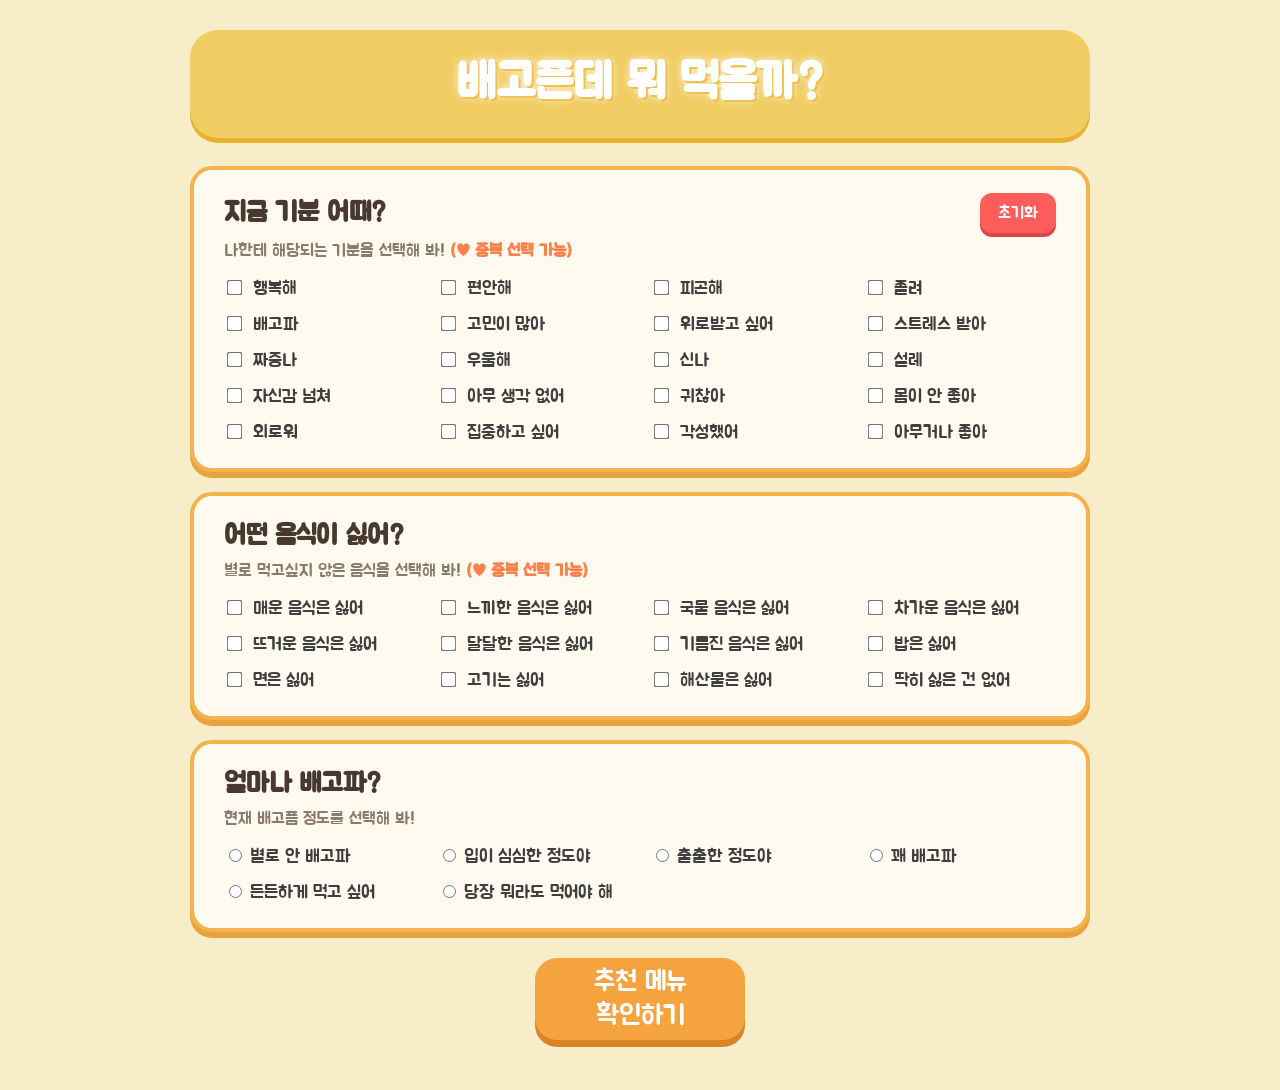
<file: what-eat/index.html>
<!DOCTYPE html>
<html lang="ko">
<head>
  <meta charset="UTF-8" />
  <meta name="viewport" content="width=device-width, initial-scale=1.0" />
  <title>배고픈데 뭐 먹을까?</title>
  <link rel="stylesheet" href="style.css" />
</head>
<body>

<div id="mainPage" class="page">
  <div class="title-box">
    <h1>배고픈데 뭐 먹을까?</h1>
  </div>

  <div class="card">
   <div class="section-header">
    <h2>지금 기분 어때?</h2>
    <button class="reset-btn" onclick="resetChoices()">초기화</button>
</div>
    <p>
  나한테 해당되는 기분을 선택해 봐!
  <span class="warning-text">(♥ 중복 선택 가능)</span>
</p>
    <div class="options">
      <label><input type="checkbox" name="mood" value="행복해"> 행복해</label>
      <label><input type="checkbox" name="mood" value="편안해"> 편안해</label>
      <label><input type="checkbox" name="mood" value="피곤해"> 피곤해</label>
      <label><input type="checkbox" name="mood" value="졸려"> 졸려</label>
      <label><input type="checkbox" name="mood" value="배고파"> 배고파</label>
      <label><input type="checkbox" name="mood" value="고민이 많아"> 고민이 많아</label>
      <label><input type="checkbox" name="mood" value="위로받고 싶어"> 위로받고 싶어</label>
      <label><input type="checkbox" name="mood" value="스트레스 받아"> 스트레스 받아</label>
      <label><input type="checkbox" name="mood" value="짜증나"> 짜증나</label>
      <label><input type="checkbox" name="mood" value="우울해"> 우울해</label>
      <label><input type="checkbox" name="mood" value="신나"> 신나</label>
      <label><input type="checkbox" name="mood" value="설레"> 설레</label>
      <label><input type="checkbox" name="mood" value="자신감 넘쳐"> 자신감 넘쳐</label>
      <label><input type="checkbox" name="mood" value="아무 생각 없어"> 아무 생각 없어</label>
      <label><input type="checkbox" name="mood" value="귀찮아"> 귀찮아</label>
      <label><input type="checkbox" name="mood" value="몸이 안 좋아"> 몸이 안 좋아</label>
      <label><input type="checkbox" name="mood" value="외로워"> 외로워</label>
      <label><input type="checkbox" name="mood" value="집중하고 싶어"> 집중하고 싶어</label>
      <label><input type="checkbox" name="mood" value="각성했어"> 각성했어</label>
      <label><input type="checkbox" name="mood" value="아무거나 좋아"> 아무거나 좋아</label>
    </div>
  </div>

  <div class="card">
    <h2>어떤 음식이 싫어?</h2>
    <p>
  별로 먹고싶지 않은 음식을 선택해 봐!
  <span class="warning-text">(♥ 중복 선택 가능)</span>
</p>
    <div class="options">
      <label><input type="checkbox" name="hate" value="매운"> 매운 음식은 싫어</label>
      <label><input type="checkbox" name="hate" value="느끼한"> 느끼한 음식은 싫어</label>
      <label><input type="checkbox" name="hate" value="국물"> 국물 음식은 싫어</label>
      <label><input type="checkbox" name="hate" value="차가운"> 차가운 음식은 싫어</label>
      <label><input type="checkbox" name="hate" value="뜨거운"> 뜨거운 음식은 싫어</label>
      <label><input type="checkbox" name="hate" value="달달한"> 달달한 음식은 싫어</label>
      <label><input type="checkbox" name="hate" value="기름진"> 기름진 음식은 싫어</label>
      <label><input type="checkbox" name="hate" value="밥"> 밥은 싫어</label>
      <label><input type="checkbox" name="hate" value="면"> 면은 싫어</label>
      <label><input type="checkbox" name="hate" value="고기"> 고기는 싫어</label>
      <label><input type="checkbox" name="hate" value="해산물"> 해산물은 싫어</label>
      <label><input type="checkbox" name="hate" value="없음"> 딱히 싫은 건 없어</label>
    </div>
  </div>

  <div class="card">
    <h2>얼마나 배고파?</h2>
    <p>현재 배고픔 정도를 선택해 봐!</p>

    <div class="options">
     <label><input type="radio" name="hunger" value="별로"> 별로 안 배고파</label>
<label><input type="radio" name="hunger" value="입심심"> 입이 심심한 정도야</label>
<label><input type="radio" name="hunger" value="출출"> 출출한 정도야</label>
<label><input type="radio" name="hunger" value="꽤"> 꽤 배고파</label>
<label><input type="radio" name="hunger" value="든든"> 든든하게 먹고 싶어</label>
<label class="long-option"><input type="radio" name="hunger" value="당장"> 당장 뭐라도 먹어야 해</label>
    </div>
  </div>

  <button class="main-btn" onclick="showResult()">추천 메뉴<br>확인하기</button>
</div>


  <div id="resultPage" class="page hidden">
    <div class="title-box">
      <h1>🍽️ 추천 메뉴</h1>
    </div>

    <div class="result-card">
      <h2>오늘의 추천 메뉴 TOP 3</h2>
      <div id="topMenu"></div>
    </div>

    <div class="result-card">
      <h2>😋 이런 건 어때?</h2>
      <p id="otherMenu"></p>
    </div>

    <button class="main-btn" onclick="goBack()">처음으로<br>돌아가기</button>
  </div>

 <script src="menuData.js"></script>
<script src="script.js"></script>
</file>
<file: what-eat/style.css>
@import url('https://fonts.googleapis.com/css2?family=Jua&display=swap');

* {
  box-sizing: border-box;
}

body {
  margin: 0;
  font-family: 'Jua', sans-serif;
  background: #f8edc9;
  color: #3f3f3f;
}

.page {
  width: 100%;
  min-height: 100vh;
  padding: 30px 0 50px;
}

.title-box {
  width: 900px;
  margin: 0 auto 28px;
  background: #f0cc62;
  border-radius: 28px;
  padding: 24px 20px;
  text-align: center;
  box-shadow: 0 5px 0 #e9b130;
}

h1 {
  margin: 0;
  font-size: 48px;

  color: white;

  text-shadow:
    2px 2px 0 #f0c14f,
    0 0 10px rgba(255,255,255,0.8);
}

.card,
.result-card {
  width: 900px;
  margin: 0 auto 20px;
  background: #fffaf0;
  border: 4px solid #f3b34f;
  border-radius: 22px;
  padding: 23px 30px;
  box-shadow: 0 6px 0 #e7a33d;
}

.card h2,
.result-card h2 {
  margin: 0;
  font-size: 27px;
  color: #47392f;
}

.card p {
  margin: 7px 0 17px;
  font-size: 17px;
  color: #8d7b6e;
}

.options {
  display: grid;
  grid-template-columns: repeat(4, 1fr);
  gap: 13px 22px;
}

label {
  font-size: 18px;
  cursor: pointer;
  white-space: normal;
}

input[type="checkbox"] {
  transform: scale(1.2);
  accent-color: #f6a23a;
  margin-right: 7px;
}

.main-btn {
  display: block;
  margin: 26px auto 0;
  width: 210px;
  height: 82px;
  border: none;
  border-radius: 22px;
  background: #f4a33e;
  color: white;
  font-family: 'Jua', sans-serif;
  font-size: 27px;
  line-height: 1.25;
  cursor: pointer;
  box-shadow: 0 7px 0 #d88425;
  transition: 0.15s;
}

.main-btn:hover {
  transform: translateY(-3px);
}

.main-btn:active {
  transform: translateY(5px);
  box-shadow: 0 2px 0 #d88425;
}

.hidden {
  display: none;
}

.menu-item {
  background: #fff1be;
  border: 3px solid #f2b94b;
  border-radius: 18px;
  padding: 14px 18px;
  margin: 12px 0;
  font-size: 24px;
}

#otherMenu {
  font-size: 22px;
  line-height: 1.8;
}

@media (max-width: 950px) {
  .title-box,
  .card,
  .result-card {
    width: 92%;
  }

  h1 {
    font-size: 36px;
  }

  .options {
    grid-template-columns: repeat(2, 1fr);
  }
}
.section-header {
    display: flex;
    justify-content: space-between;
    align-items: center;
}

.reset-btn {
    border: none;
    background: #ff5c5c;
    color: white;
    font-family: 'Jua', sans-serif;
    font-size: 16px;
    padding: 10px 18px;
    border-radius: 12px;
    cursor: pointer;
    box-shadow: 0 4px 0 #d84848;
    transition: 0.15s;
}

.reset-btn:hover {
    transform: translateY(-2px);
}

.reset-btn:active {
    transform: translateY(3px);
    box-shadow: 0 1px 0 #d84848;
}
.warning-text {
  color: #fc8249;
  font-weight: bold;
}
@media (max-width: 600px) {
  .options {
    grid-template-columns: repeat(2, 1fr);
    gap: 16px 8px;
  }

  .card:last-of-type .options {
    grid-template-columns: 1fr;
  }

  label {
    font-size: 15px;
    line-height: 1.3;
    white-space: nowrap;
  }

  .card {
    padding: 20px;
  }
}
</file>
